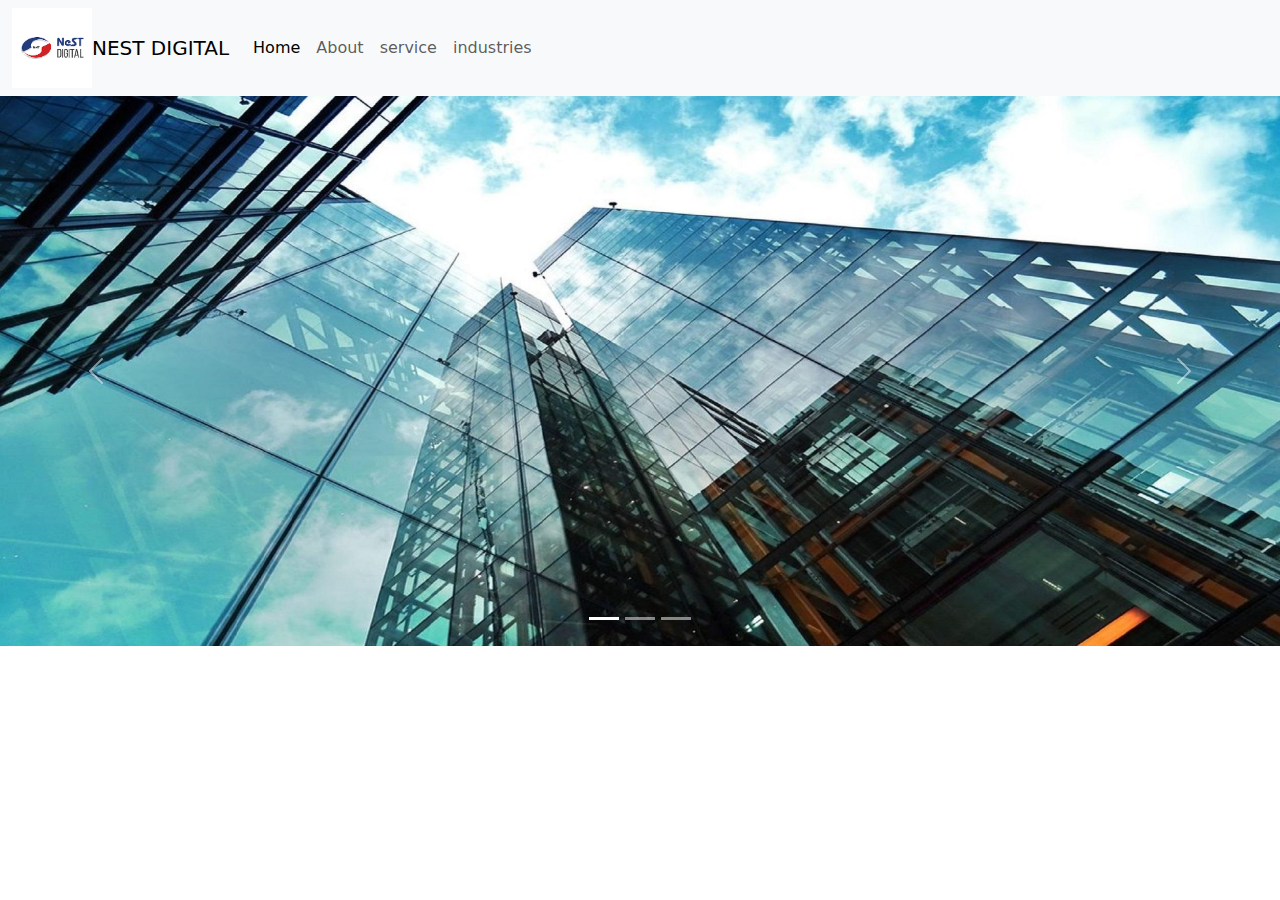
<file: index.html>
<!DOCTYPE html>
<html lang="en">
<head>
    <meta charset="UTF-8">
    <meta name="viewport" content="width=device-width, initial-scale=1.0">
    <title>NEST DIGITAL</title>
    <link rel="stylesheet" href="style.css">
    <link href="https://cdn.jsdelivr.net/npm/bootstrap@5.3.3/dist/css/bootstrap.min.css" rel="stylesheet" integrity="sha384-QWTKZyjpPEjISv5WaRU9OFeRpok6YctnYmDr5pNlyT2bRjXh0JMhjY6hW+ALEwIH" crossorigin="anonymous">
</head>
<body>
  <nav class="navbar navbar-expand-lg bg-body-tertiary">
    <div class="container-fluid">
      <img src="logo t.png" alt="" width="80px">
      <a class="navbar-brand" href="#">NEST DIGITAL</a>
      <button class="navbar-toggler" type="button" data-bs-toggle="collapse" data-bs-target="#navbarNavDropdown" aria-controls="navbarNavDropdown" aria-expanded="false" aria-label="Toggle navigation">
        <span class="navbar-toggler-icon"></span>
      </button>
      <div class="collapse navbar-collapse" id="navbarNavDropdown">
        <ul class="navbar-nav">
          <li class="nav-item">
            <a class="nav-link active" aria-current="page" href="#">Home</a>
          </li>
          <li class="nav-item">
            <a class="nav-link" href="about.html">About</a>
          </li>
          <li class="nav-item">
            <a class="nav-link" href="service.html">service</a>
          </li>
          <li class="nav-item ">
            <a class="nav-link" href="industries.html">industries</a>
            <ul class="dropdown-menu">
              <li><a class="dropdown-item" href="#">Mobility</a></li>
              <li><a class="dropdown-item" href="#">Aerospace&Defence</a></li>
              <li><a class="dropdown-item" href="#">locomotive</a></li>
              <li><a class="dropdown-item" href="#">Industrial</a></li>
              <li><a class="dropdown-item" href="#">Banking&Financial Service</a></li>
              <li><a class="dropdown-item" href="#">Insurance</a></li>
              <li><a class="dropdown-item" href="#">Health Care</a></li>
            </ul>
          </li>
        </ul>
      </div>
    </div>
  </nav>
  <div id="carouselExampleIndicators" class="carousel slide">
    <div class="carousel-indicators">
      <button type="button" data-bs-target="#carouselExampleIndicators" data-bs-slide-to="0" class="active" aria-current="true" aria-label="Slide 1"></button>
      <button type="button" data-bs-target="#carouselExampleIndicators" data-bs-slide-to="1" aria-label="Slide 2"></button>
      <button type="button" data-bs-target="#carouselExampleIndicators" data-bs-slide-to="2" aria-label="Slide 3"></button>
    </div>
    <div class="carousel-inner">
      <div class="carousel-item active">
        <img src="logo 6.jpg" class="d-block w-100" alt="...">
      </div>
      <div class="carousel-item">
        <img src="logo2.png" class="d-block w-100 " alt="...">
      </div>
      <div class="carousel-item">
        <img src="logo 8.jpg" class="d-block w-100" alt="...">
      </div>
    </div>
    <button class="carousel-control-prev" type="button" data-bs-target="#carouselExampleIndicators" data-bs-slide="prev">
      <span class="carousel-control-prev-icon" aria-hidden="true"></span>
      <span class="visually-hidden">Previous</span>
    </button>
    <button class="carousel-control-next" type="button" data-bs-target="#carouselExampleIndicators" data-bs-slide="next">
      <span class="carousel-control-next-icon" aria-hidden="true"></span>
      <span class="visually-hidden">Next</span>
    </button>
  </div>
  <script src="https://cdn.jsdelivr.net/npm/bootstrap@5.3.3/dist/js/bootstrap.bundle.min.js" integrity="sha384-YvpcrYf0tY3lHB60NNkmXc5s9fDVZLESaAA55NDzOxhy9GkcIdslK1eN7N6jIeHz" crossorigin="anonymous"></script>
  

</body>
  
</html
</file>
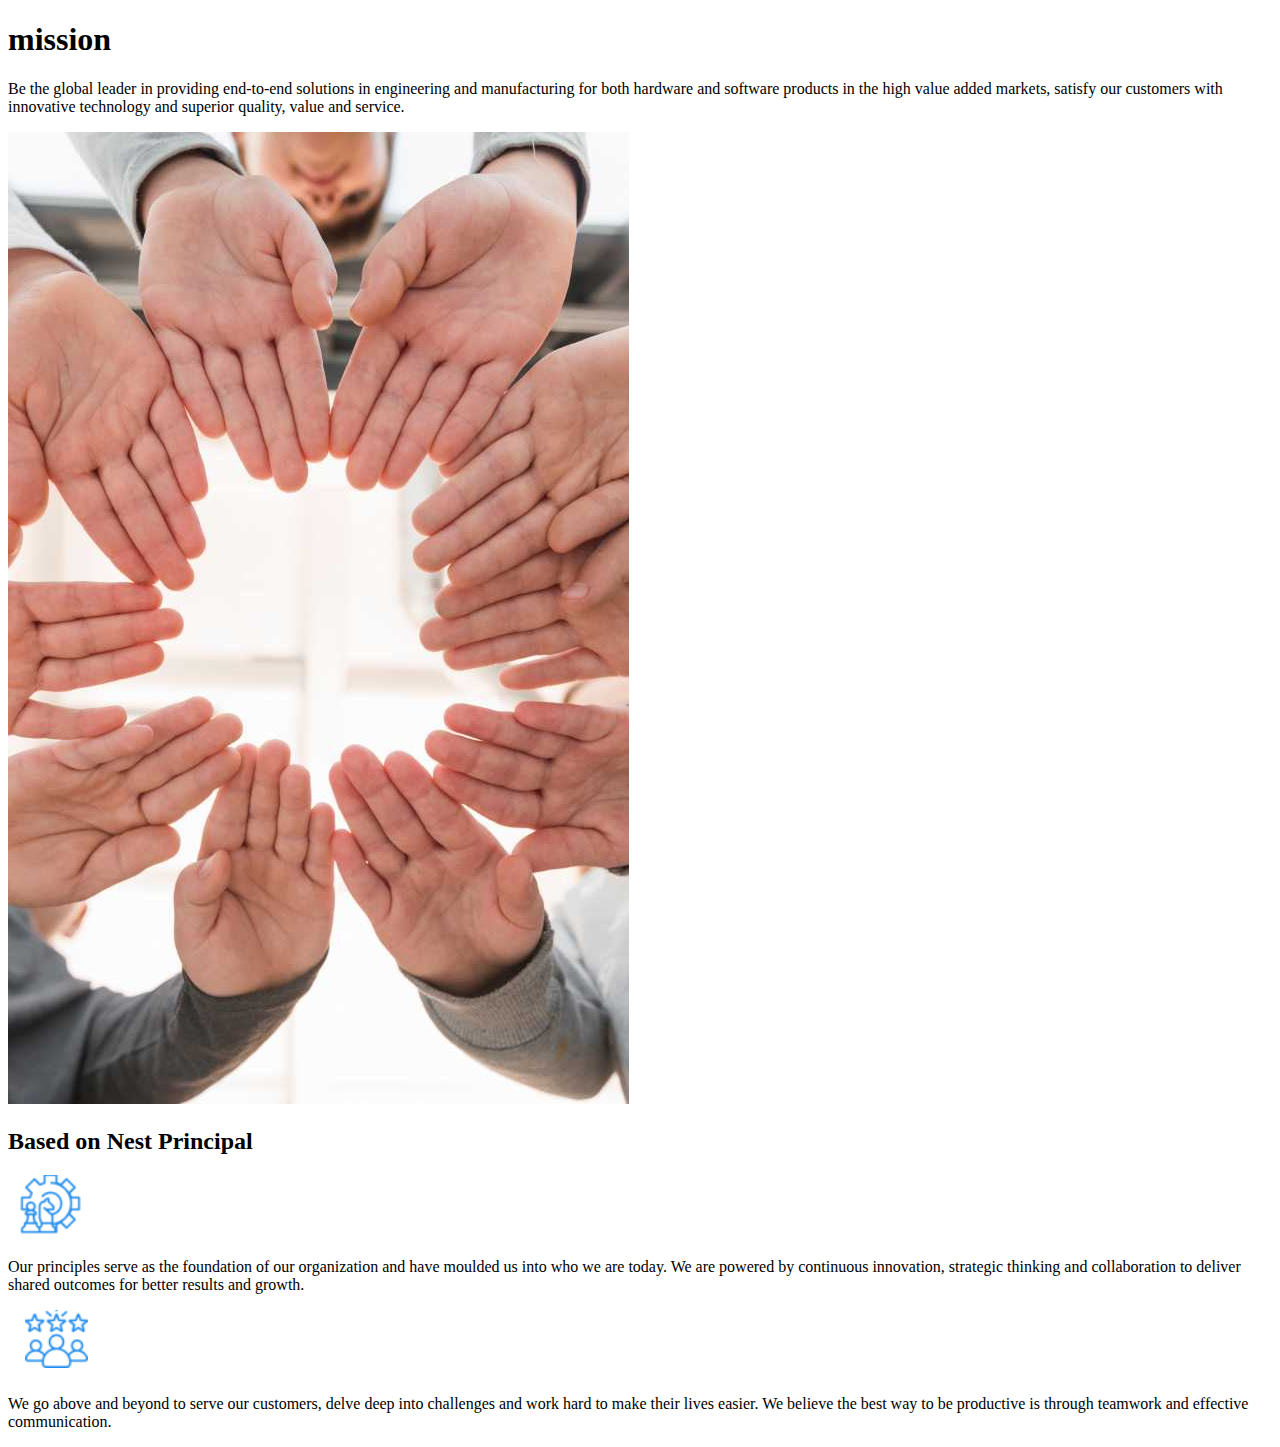
<file: about.html>
<!DOCTYPE html>
<html lang="en">
<head>
    <meta charset="UTF-8">
    <meta name="viewport" content="width=device-width, initial-scale=1.0">
    <title>About</title>
</head>
<body>
    <h1>mission</h1>
    <p>Be the global leader in providing end-to-end solutions in engineering and manufacturing for both hardware and software products in the high value added markets, satisfy our customers with innovative technology and superior quality, value and service.</p>
    <img src="nest4.jpg" alt="">
    <h2>Based on Nest Principal</h2>
    <img src="about 1.png" alt="">
    <p>Our principles serve as the foundation of our organization and have moulded us into who we are today. We are powered by continuous innovation, strategic thinking and collaboration to deliver shared outcomes for better results and growth.</p>
    <img src="about 2.png" alt="">
    <p>We go above and beyond to serve our customers, delve deep into challenges and work hard to make their lives easier. We believe the best way to be productive is through teamwork and effective communication.</p>
</body>
</html>
</file>
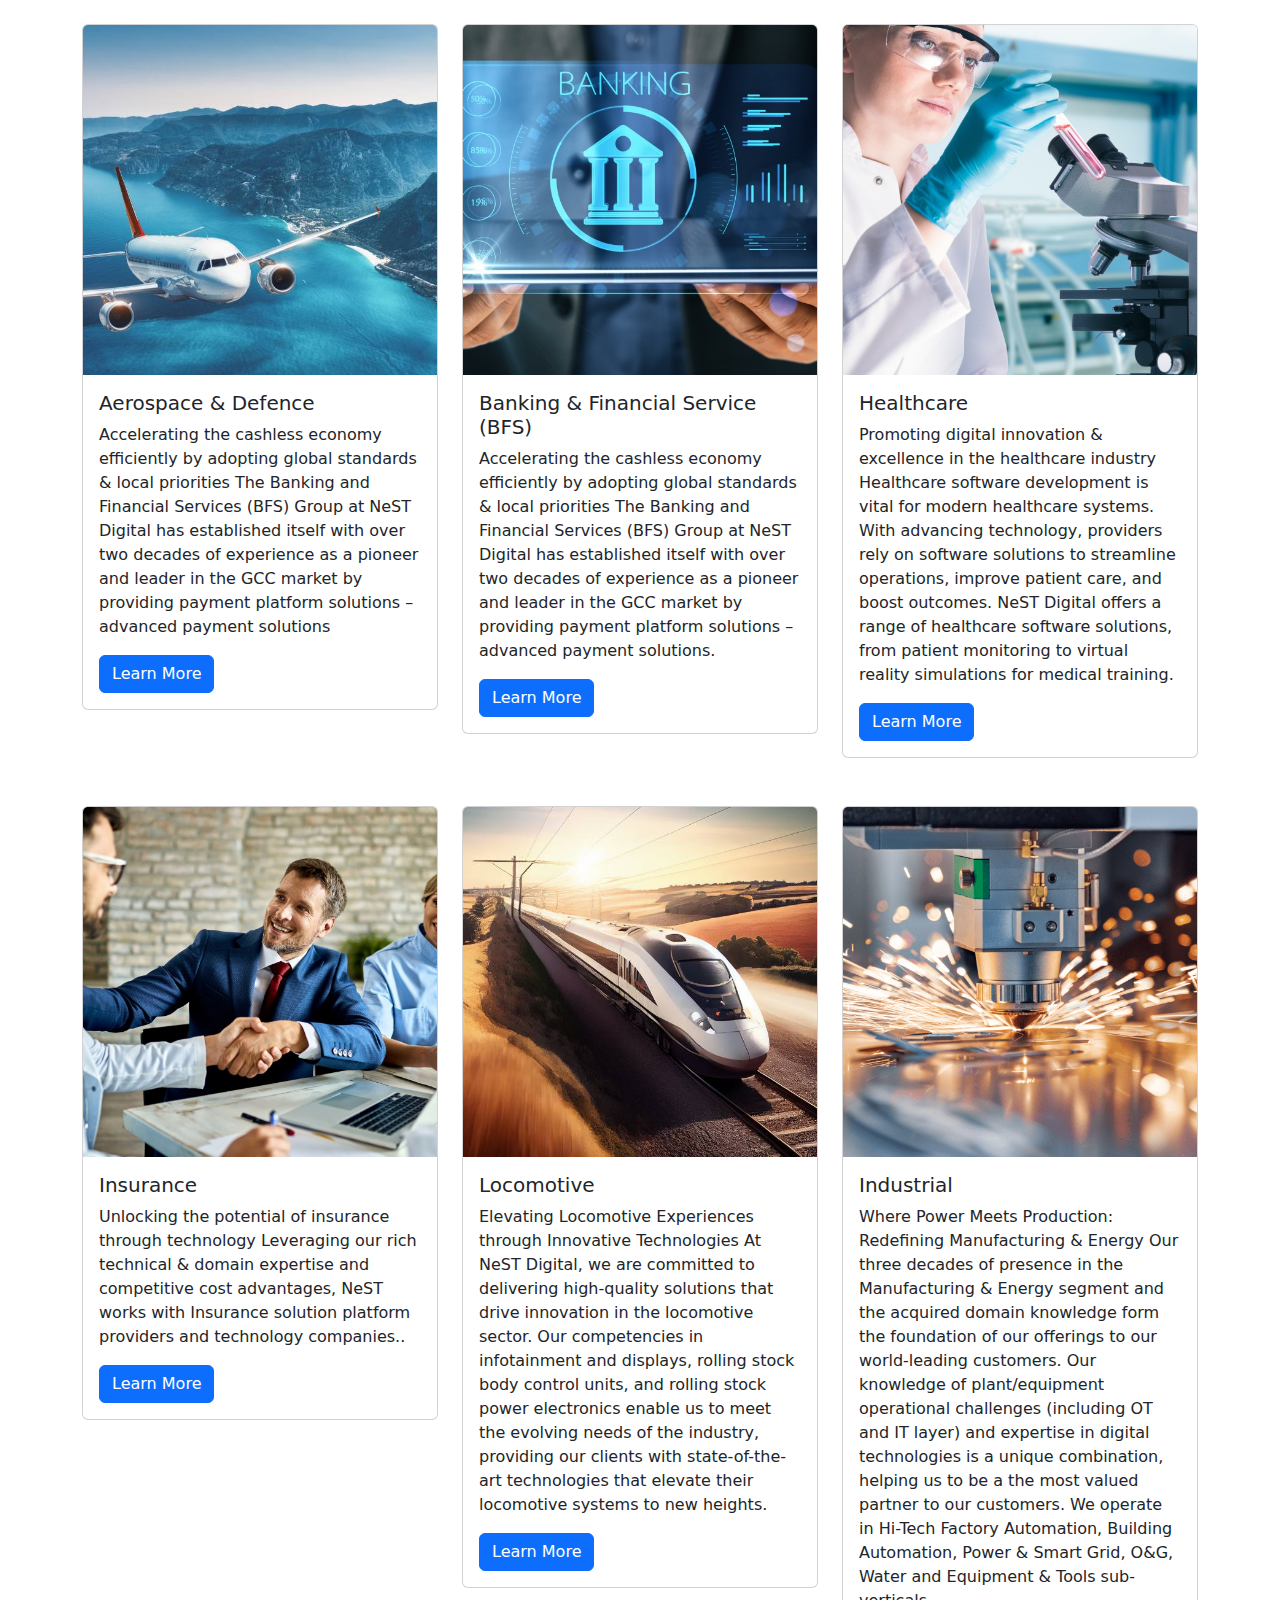
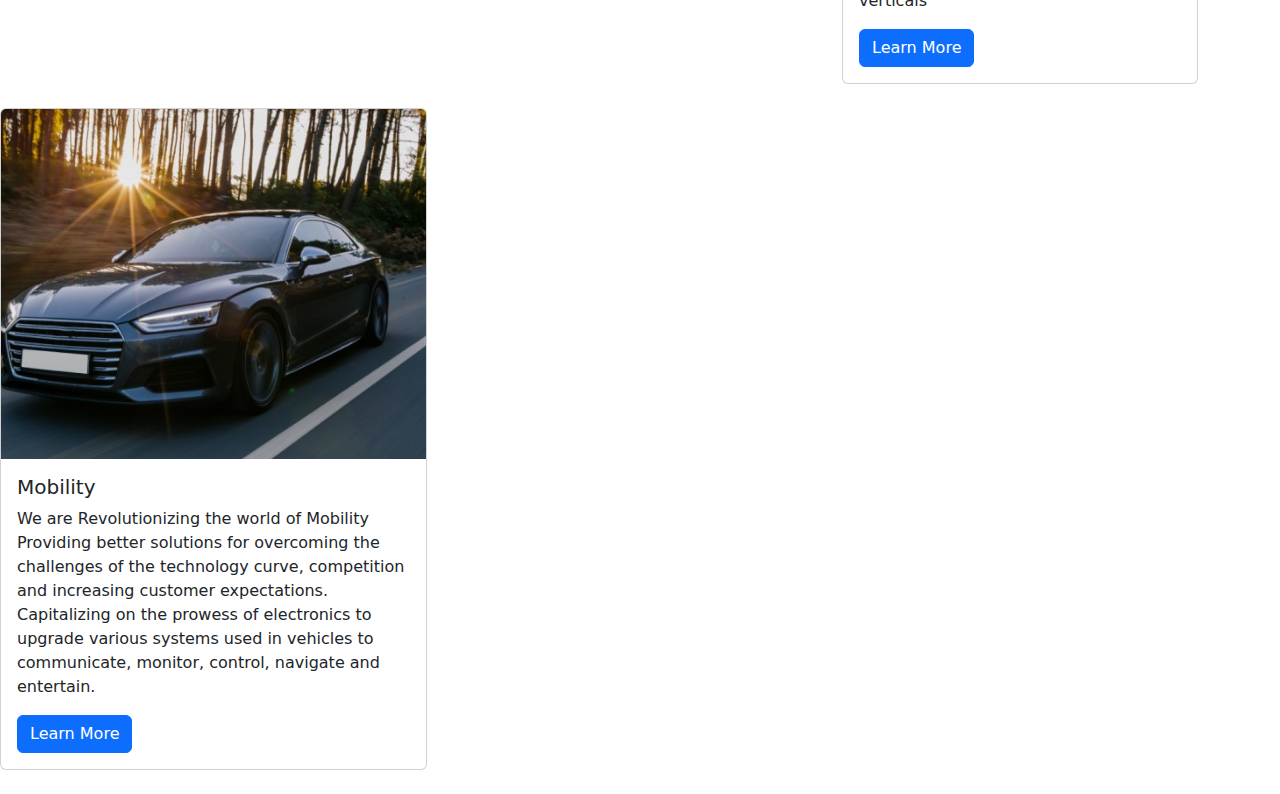
<file: industries.html>
<!DOCTYPE html>
<html lang="en">
<head>
    <meta charset="UTF-8">
    <meta name="viewport" content="width=device-width, initial-scale=1.0">
    <title>industry</title>
<link href="https://cdn.jsdelivr.net/npm/bootstrap@5.3.3/dist/css/bootstrap.min.css" rel="stylesheet" integrity="sha384-QWTKZyjpPEjISv5WaRU9OFeRpok6YctnYmDr5pNlyT2bRjXh0JMhjY6hW+ALEwIH" crossorigin="anonymous">
</head>
<body>
  <div class="container mt-4">
    <div class="row">
        <div class="col-md-4">
            <div class="card mb-4">
                <img src="plane.jpg" class="card-img-top" alt="Aerospace and Defence" style="height: 350px; width: 100%; object-fit: cover;">
                <div class="card-body">
                    <h5 class="card-title">Aerospace & Defence</h5>
                    <p class="card-text">Accelerating the cashless economy efficiently by adopting global standards & local priorities
                      The Banking and Financial Services (BFS) Group at NeST Digital has established itself with over two decades of experience as a pioneer and leader in the GCC market by providing payment platform solutions – advanced payment solutions</p>
                    <a href="https://www.example.com" class="btn btn-primary">Learn More</a>
                </div>
            </div>
        </div>
        <div class="col-md-4">
            <div class="card mb-4">
                <img src="bank.jpg" class="card-img-top" alt="Space Exploration" style="height: 350px; width: 100%; object-fit: cover;">
                <div class="card-body">
                    <h5 class="card-title">Banking & Financial Service (BFS)</h5>
                    <p class="card-text">Accelerating the cashless economy efficiently by adopting global standards & local priorities
                      The Banking and Financial Services (BFS) Group at NeST Digital has established itself with over two decades of experience as a pioneer and leader in the GCC market by providing payment platform solutions – advanced payment solutions.</p>
                    <a href="https://www.example.com" class="btn btn-primary">Learn More</a>
                </div>
            </div>
        </div>
        <div class="col-md-4">
            <div class="card mb-4">
                <img src="health.jpg" class="card-img-top" alt="Unmanned Systems" style="height: 350px; width: 100%; object-fit: cover;">
                <div class="card-body">
                    <h5 class="card-title">Healthcare</h5>
                    <p class="card-text">Promoting digital innovation & excellence in the healthcare industry
                      Healthcare software development is vital for modern healthcare systems. With advancing technology, providers rely on software solutions to streamline operations, improve patient care, and boost outcomes. NeST Digital offers a range of healthcare software solutions, from patient monitoring to virtual reality simulations for medical training.</p>
                    <a href="https://www.example.com" class="btn btn-primary">Learn More</a>
                </div>
            </div>
        </div>
    </div>
</div>
<div class="container mt-4">
  <div class="row">
      <div class="col-md-4">
          <div class="card mb-4">
              <img src="insurance.jpg" class="card-img-top" alt="Aerospace and Defence" style="height: 350px; width: 100%; object-fit: cover;">
              <div class="card-body">
                  <h5 class="card-title">Insurance</h5>
                  <p class="card-text">Unlocking the potential of insurance through technology
                    Leveraging our rich technical & domain expertise and competitive cost advantages, NeST works with Insurance solution platform providers and technology companies..</p>
                  <a href="https://www.example.com" class="btn btn-primary">Learn More</a>
              </div>
          </div>
      </div>
      <div class="col-md-4">
          <div class="card mb-4">
              <img src="loco.jpg" class="card-img-top" alt="Space Exploration" style="height: 350px; width: 100%; object-fit: cover;">
              <div class="card-body">
                  <h5 class="card-title">Locomotive</h5>
                  <p class="card-text">Elevating Locomotive Experiences through Innovative Technologies
                    At NeST Digital, we are committed to delivering high-quality solutions that drive innovation in the locomotive sector.
                    
                    Our competencies in infotainment and displays, rolling stock body control units, and rolling stock power electronics enable us to meet the evolving needs of the industry, providing our clients with state-of-the-art technologies that elevate their locomotive systems to new heights.</p>
                  <a href="https://www.example.com" class="btn btn-primary">Learn More</a>
              </div>
          </div>
      </div>
      <div class="col-md-4">
          <div class="card mb-4">
              <img src="indust.png" class="card-img-top" alt="Unmanned Systems" style="height: 350px; width: 100%; object-fit: cover;">
              <div class="card-body">
                  <h5 class="card-title">Industrial</h5>
                  <p class="card-text">Where Power Meets Production: Redefining Manufacturing & Energy
                    Our three decades of presence in the Manufacturing & Energy segment and the acquired domain knowledge form the foundation of our offerings to our world-leading customers.
                    
                    Our knowledge of plant/equipment operational challenges (including OT and IT layer) and expertise in digital technologies is a unique combination, helping us to be a the most valued partner to our customers. We operate in Hi-Tech Factory Automation, Building Automation, Power & Smart Grid, O&G, Water and Equipment & Tools sub-verticals</p>
                  <a href="https://www.example.com" class="btn btn-primary">Learn More</a>
              </div>
          </div>
      </div>
  </div>
</div>
<div class="col-md-4">
  <div class="card mb-4">
      <img src="mobility.jpg" class="card-img-top" alt="Unmanned Systems" style="height: 350px; width: 100%; object-fit: cover;">
      <div class="card-body">
          <h5 class="card-title">Mobility</h5>
          <p class="card-text">We are Revolutionizing the world of Mobility
            Providing better solutions for overcoming the challenges of the technology curve, competition and increasing customer expectations.
            
            Capitalizing on the prowess of electronics to upgrade various systems used in vehicles to communicate, monitor, control, navigate and entertain.</p>
          <a href="https://www.example.com" class="btn btn-primary">Learn More</a>
      </div>
  </div>
</div>
</div>
  
  
  <script src="https://cdn.jsdelivr.net/npm/bootstrap@5.3.3/dist/js/bootstrap.bundle.min.js" integrity="sha384-YvpcrYf0tY3lHB60NNkmXc5s9fDVZLESaAA55NDzOxhy9GkcIdslK1eN7N6jIeHz" crossorigin="anonymous"></script>
</body>
</html>
</file>
<file: style.css>
.carousel-item{
    height: 550px;
}
</file>
